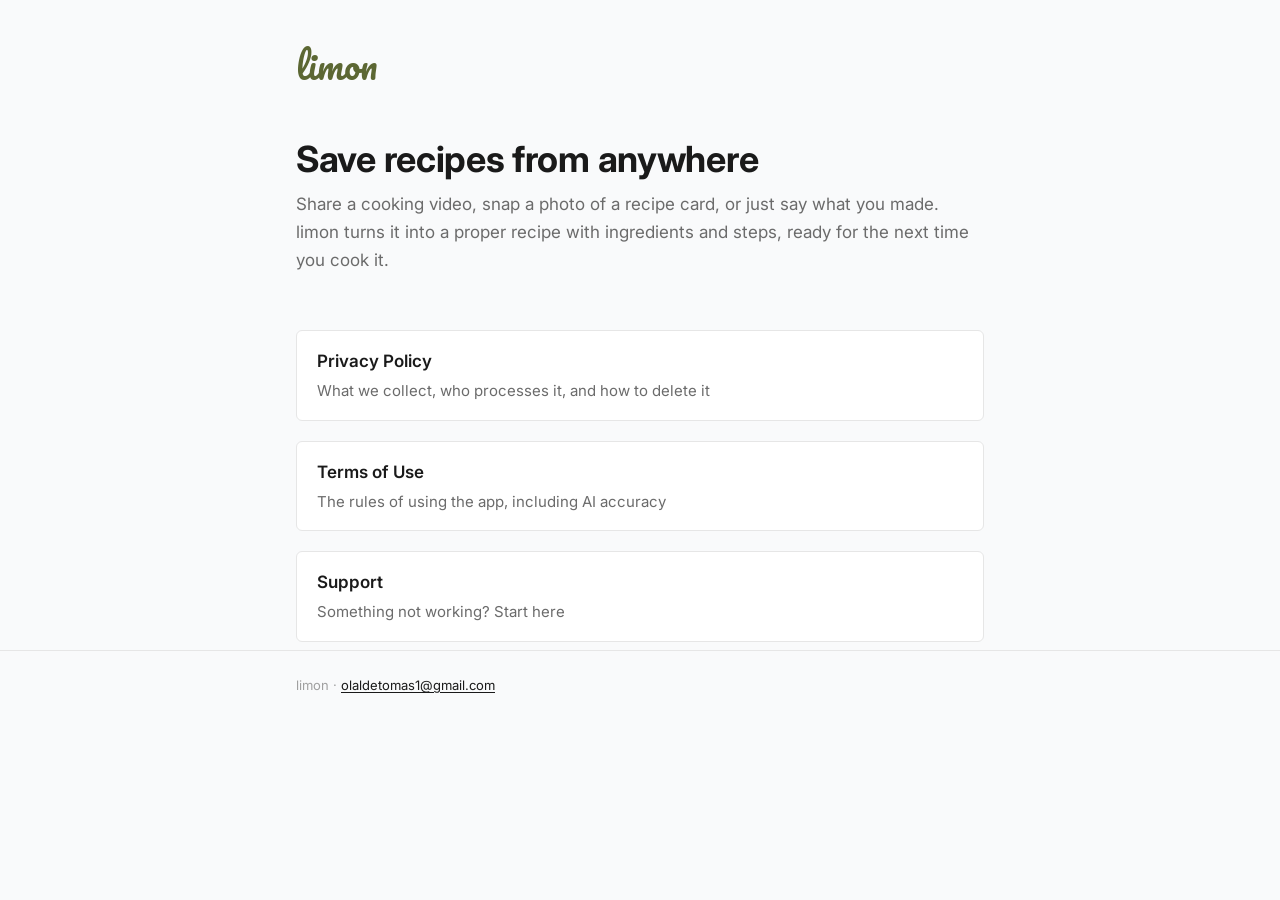
<file: index.html>
<!doctype html>
<html lang="en">
  <head>
    <meta charset="utf-8" />
    <meta name="viewport" content="width=device-width, initial-scale=1.0" />
    <title>limon — save recipes from anywhere</title>
    <meta
      name="description"
      content="limon turns videos, photos and voice notes into recipes you can actually cook from. Privacy policy, terms and support."
    />
    <link
      href="https://fonts.googleapis.com/css2?family=Inter:wght@400;600;700&family=Pacifico&display=swap"
      rel="stylesheet"
    />
    <link rel="stylesheet" href="style.css" />
  </head>
  <body>
    <header class="site-header">
      <div class="container">
        <span class="wordmark">limon</span>
      </div>
    </header>

    <main class="container">
      <section class="hero">
        <h1>Save recipes from anywhere</h1>
        <p class="lead">
          Share a cooking video, snap a photo of a recipe card, or just say what
          you made. limon turns it into a proper recipe with ingredients and
          steps, ready for the next time you cook it.
        </p>
      </section>

      <section>
        <ul class="link-list">
          <li>
            <a href="privacy.html">
              Privacy Policy
              <span>What we collect, who processes it, and how to delete it</span>
            </a>
          </li>
          <li>
            <a href="terms.html">
              Terms of Use
              <span>The rules of using the app, including AI accuracy</span>
            </a>
          </li>
          <li>
            <a href="support.html">
              Support
              <span>Something not working? Start here</span>
            </a>
          </li>
        </ul>
      </section>
    </main>

    <footer class="site-footer">
      <div class="container">
        limon ·
        <a href="mailto:olaldetomas1@gmail.com">olaldetomas1@gmail.com</a>
      </div>
    </footer>
  </body>
</html>
</file>
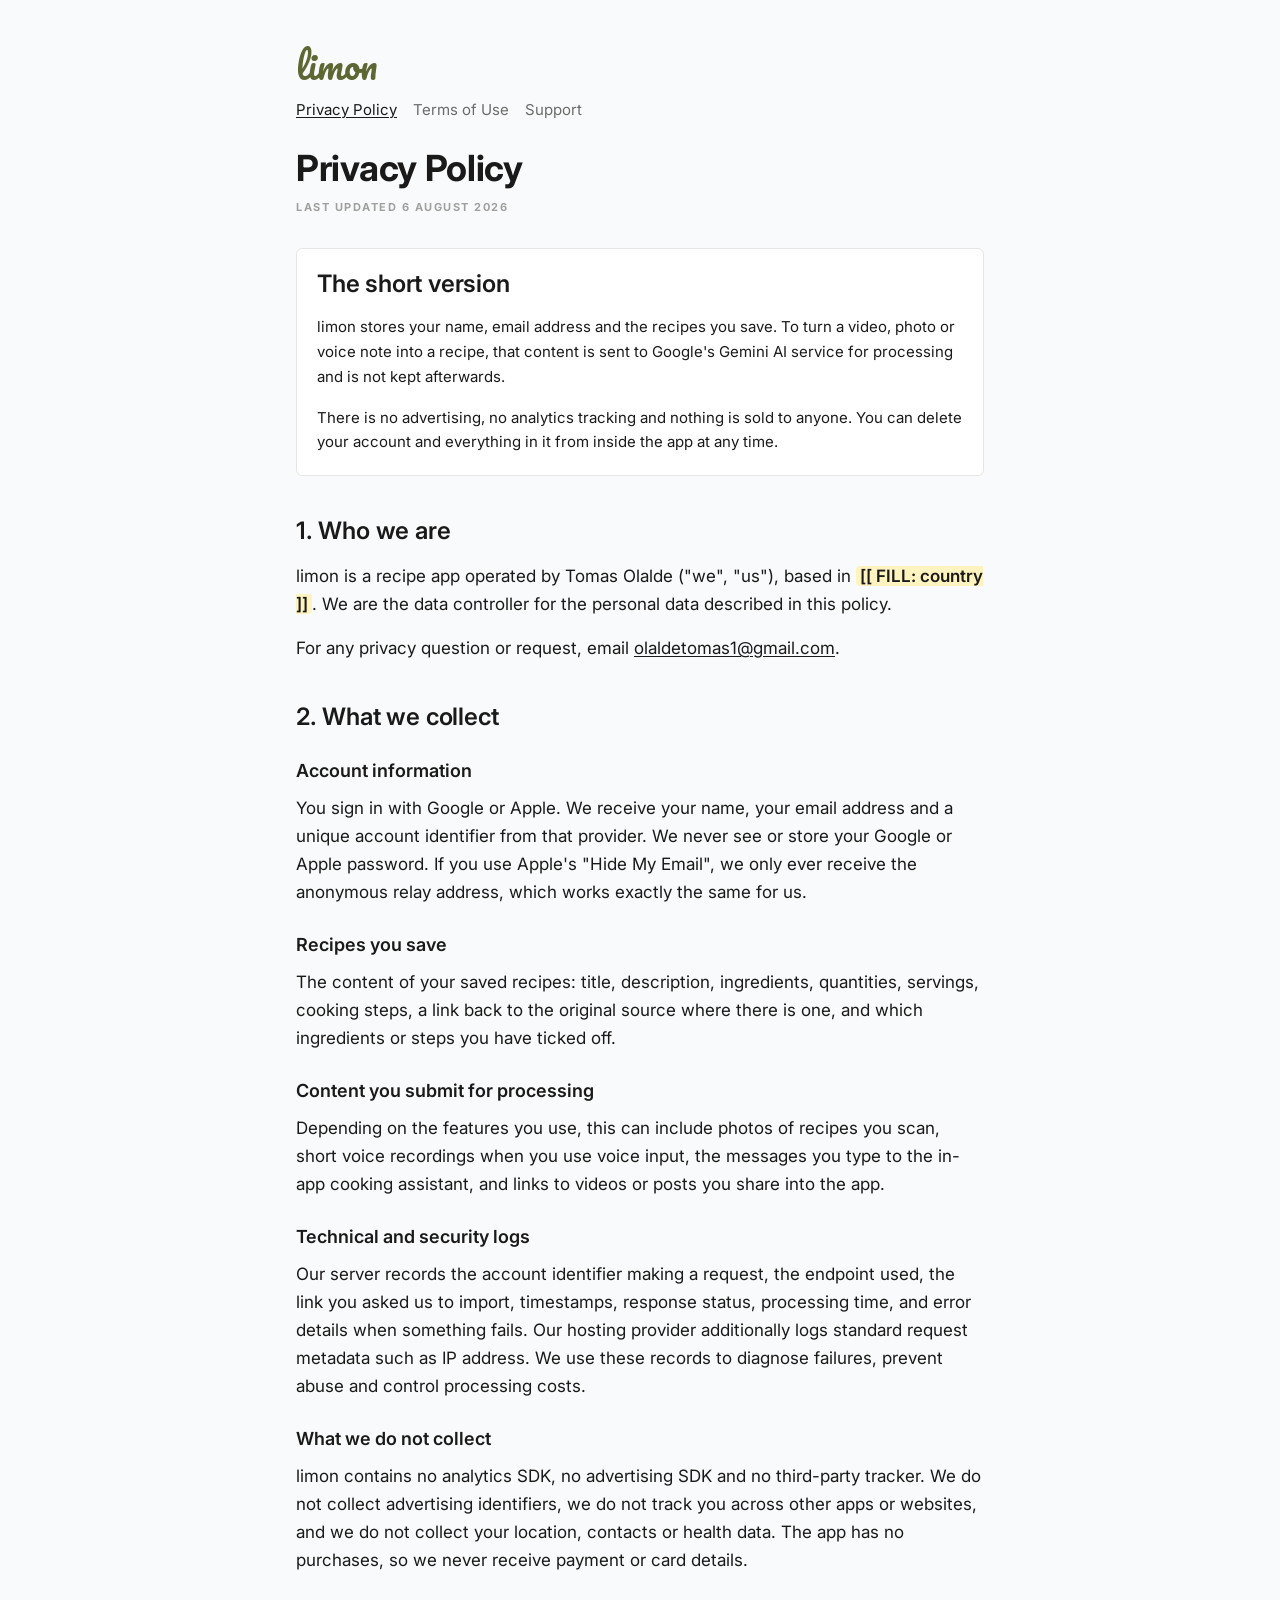
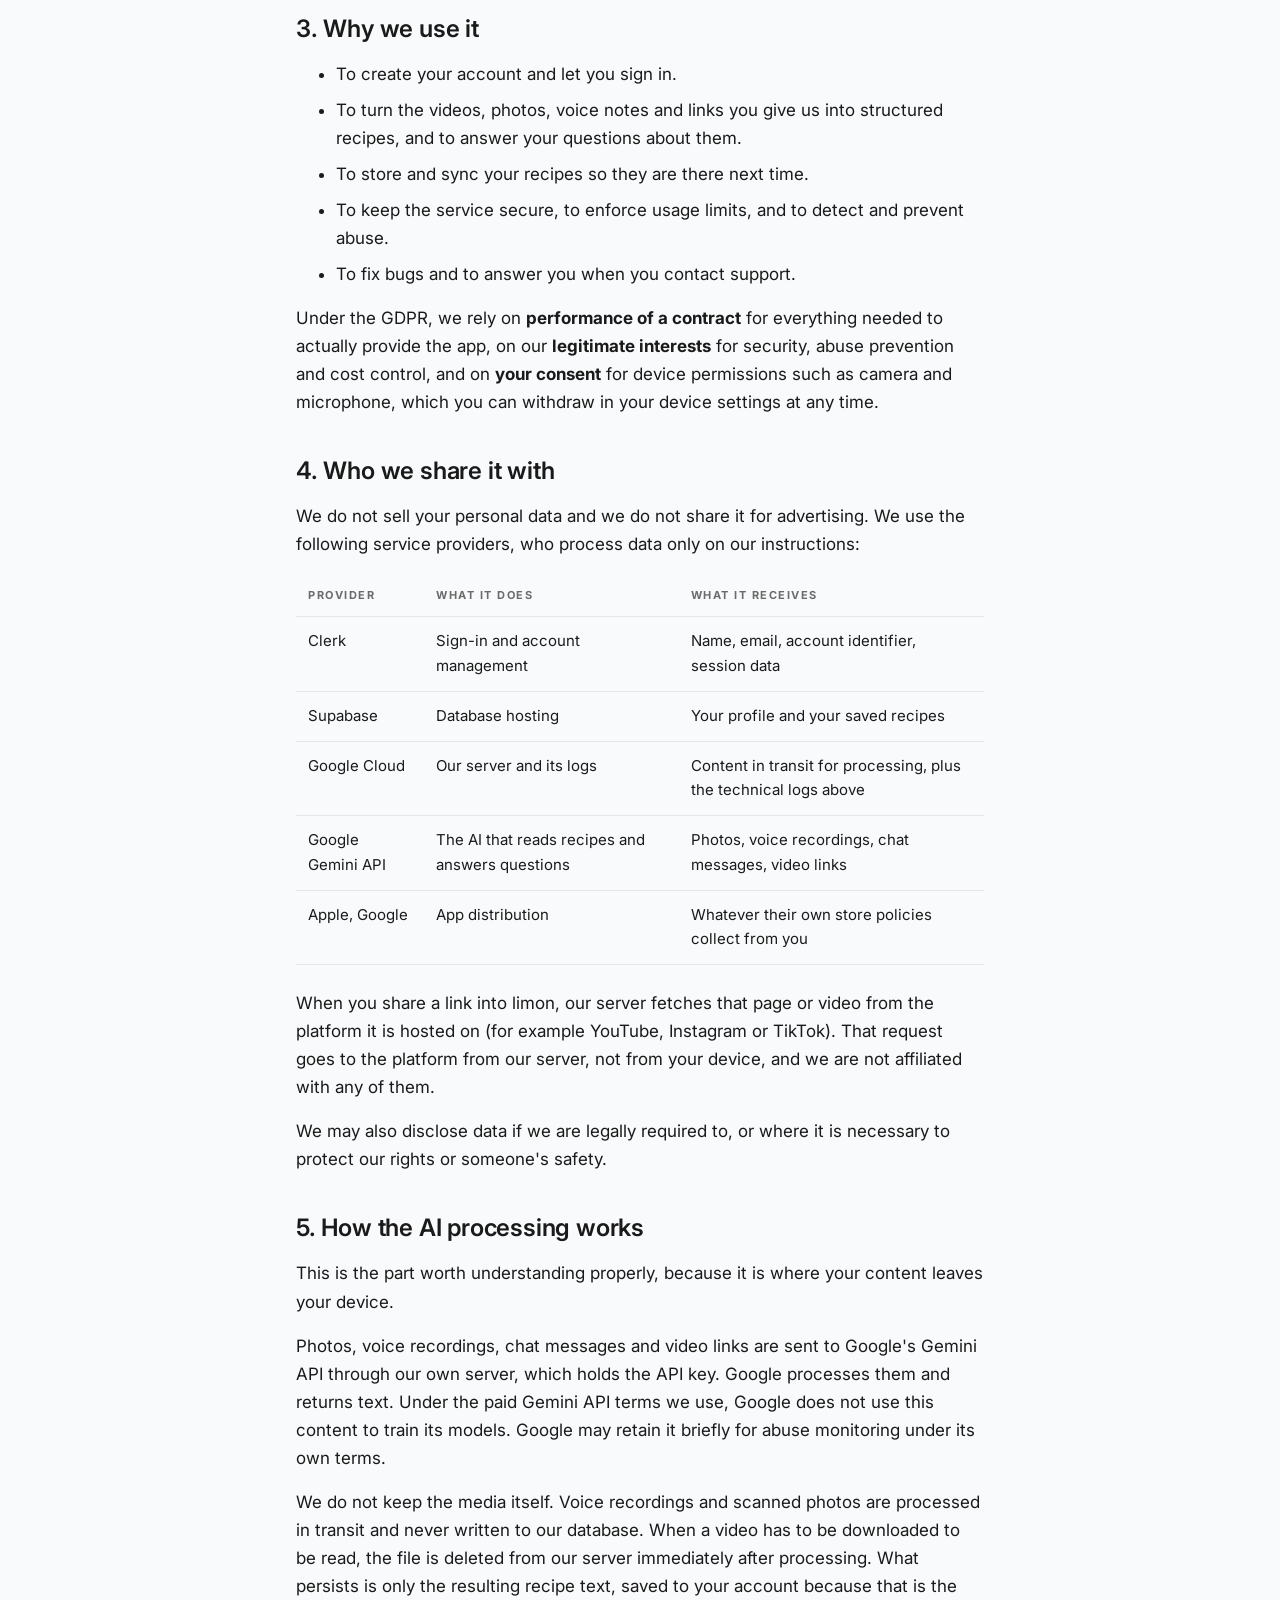
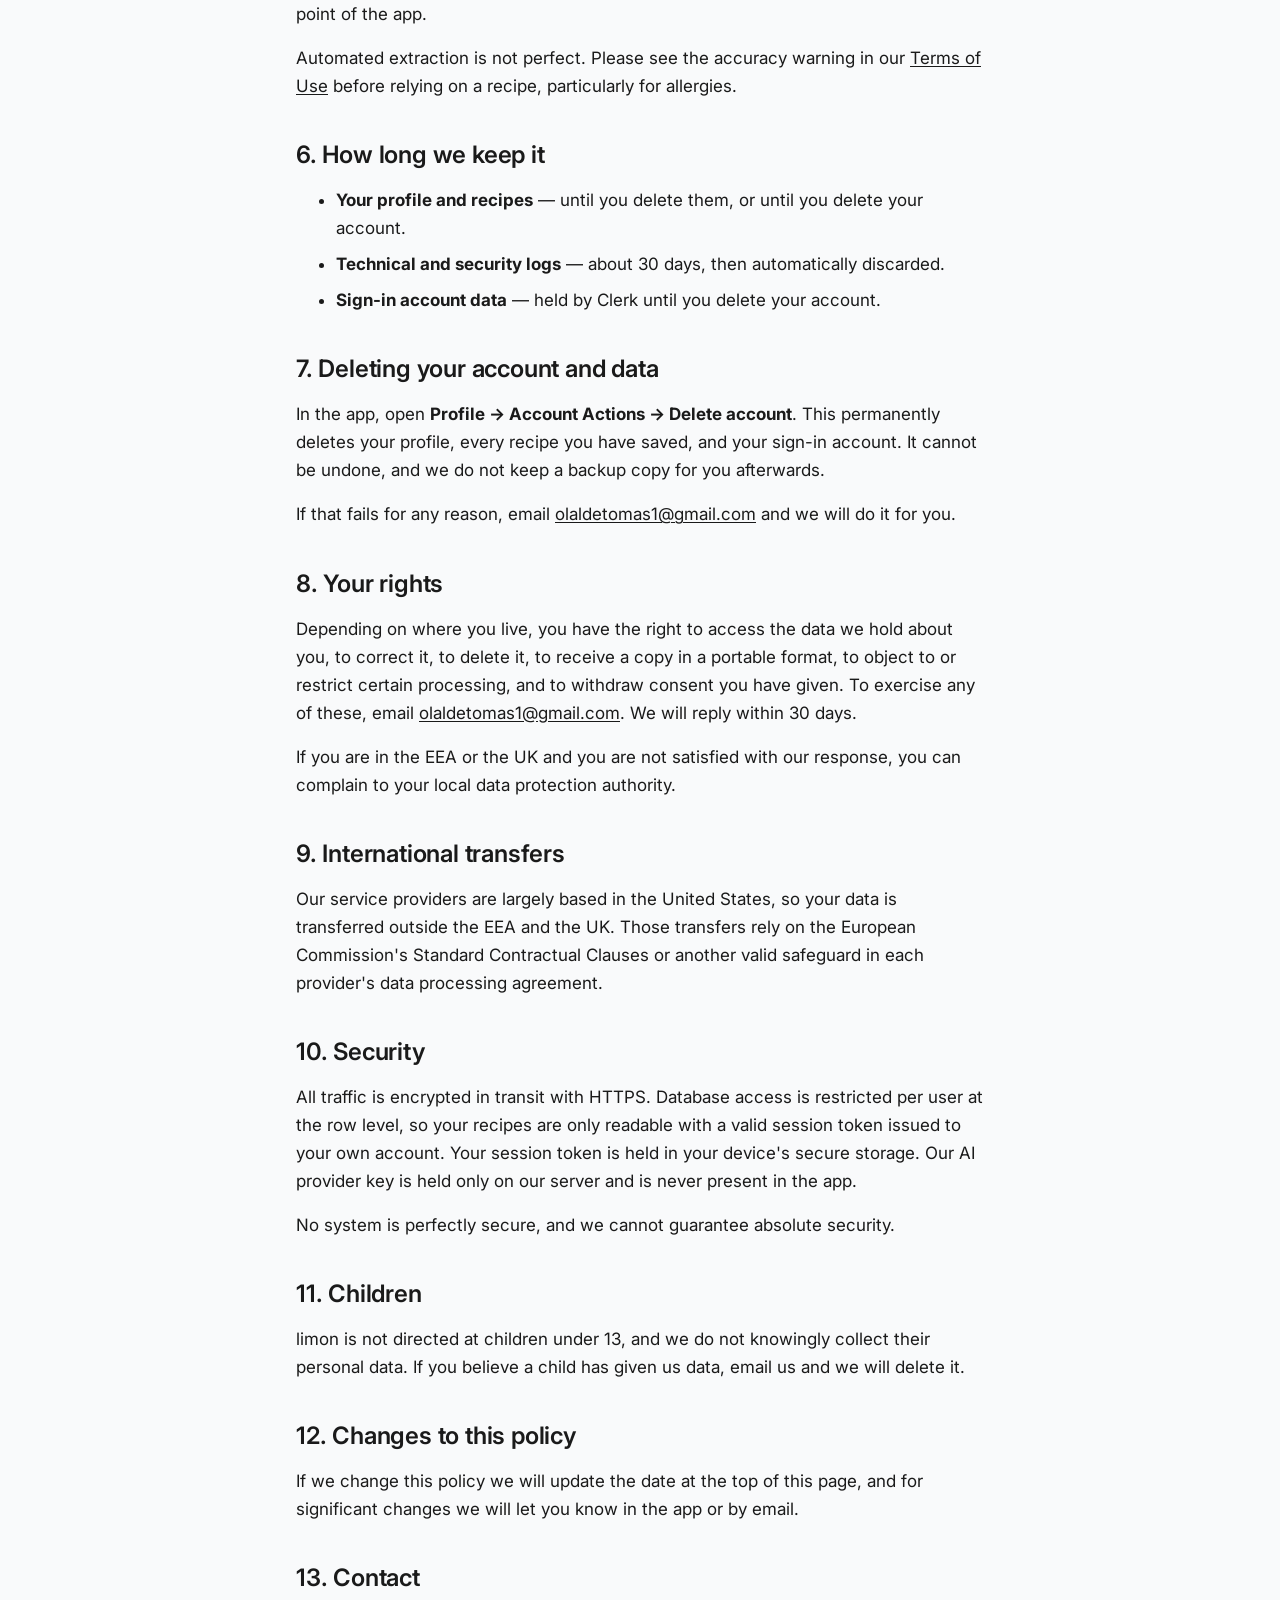
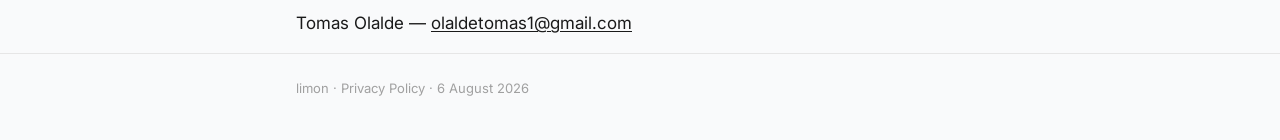
<file: privacy.html>
<!doctype html>
<html lang="en">
  <head>
    <meta charset="utf-8" />
    <meta name="viewport" content="width=device-width, initial-scale=1.0" />
    <title>Privacy Policy — limon</title>
    <meta
      name="description"
      content="How the limon recipe app collects, uses, shares and deletes your personal data."
    />
    <link
      href="https://fonts.googleapis.com/css2?family=Inter:wght@400;600;700&family=Pacifico&display=swap"
      rel="stylesheet"
    />
    <link rel="stylesheet" href="style.css" />
  </head>
  <body>
    <header class="site-header">
      <div class="container">
        <a class="wordmark" href="index.html">limon</a>
        <nav class="site-nav">
          <a href="privacy.html" aria-current="page">Privacy Policy</a>
          <a href="terms.html">Terms of Use</a>
          <a href="support.html">Support</a>
        </nav>
      </div>
    </header>

    <main class="container">
      <h1>Privacy Policy</h1>
      <span class="updated">Last updated 6 August 2026</span>

      <div class="card summary">
        <h2>The short version</h2>
        <p>
          limon stores your name, email address and the recipes you save. To turn
          a video, photo or voice note into a recipe, that content is sent to
          Google's Gemini AI service for processing and is not kept afterwards.
        </p>
        <p>
          There is no advertising, no analytics tracking and nothing is sold to
          anyone. You can delete your account and everything in it from inside
          the app at any time.
        </p>
      </div>

      <h2>1. Who we are</h2>
      <p>
        limon is a recipe app operated by Tomas Olalde ("we", "us"), based in
        <span class="fill">[[ FILL: country ]]</span>. We are the data
        controller for the personal data described in this policy.
      </p>
      <p>
        For any privacy question or request, email
        <a href="mailto:olaldetomas1@gmail.com">olaldetomas1@gmail.com</a>.
      </p>

      <h2>2. What we collect</h2>

      <h3>Account information</h3>
      <p>
        You sign in with Google or Apple. We receive your name, your email
        address and a unique account identifier from that provider. We never see
        or store your Google or Apple password. If you use Apple's "Hide My
        Email", we only ever receive the anonymous relay address, which works
        exactly the same for us.
      </p>

      <h3>Recipes you save</h3>
      <p>
        The content of your saved recipes: title, description, ingredients,
        quantities, servings, cooking steps, a link back to the original source
        where there is one, and which ingredients or steps you have ticked off.
      </p>

      <h3>Content you submit for processing</h3>
      <p>
        Depending on the features you use, this can include photos of recipes you
        scan, short voice recordings when you use voice input, the messages you
        type to the in-app cooking assistant, and links to videos or posts you
        share into the app.
      </p>

      <h3>Technical and security logs</h3>
      <p>
        Our server records the account identifier making a request, the endpoint
        used, the link you asked us to import, timestamps, response status,
        processing time, and error details when something fails. Our hosting
        provider additionally logs standard request metadata such as IP address.
        We use these records to diagnose failures, prevent abuse and control
        processing costs.
      </p>

      <h3>What we do not collect</h3>
      <p>
        limon contains no analytics SDK, no advertising SDK and no third-party
        tracker. We do not collect advertising identifiers, we do not track you
        across other apps or websites, and we do not collect your location,
        contacts or health data. The app has no purchases, so we never receive
        payment or card details.
      </p>

      <h2>3. Why we use it</h2>
      <ul>
        <li>To create your account and let you sign in.</li>
        <li>
          To turn the videos, photos, voice notes and links you give us into
          structured recipes, and to answer your questions about them.
        </li>
        <li>To store and sync your recipes so they are there next time.</li>
        <li>
          To keep the service secure, to enforce usage limits, and to detect and
          prevent abuse.
        </li>
        <li>To fix bugs and to answer you when you contact support.</li>
      </ul>
      <p>
        Under the GDPR, we rely on <strong>performance of a contract</strong> for
        everything needed to actually provide the app, on our
        <strong>legitimate interests</strong> for security, abuse prevention and
        cost control, and on <strong>your consent</strong> for device permissions
        such as camera and microphone, which you can withdraw in your device
        settings at any time.
      </p>

      <h2>4. Who we share it with</h2>
      <p>
        We do not sell your personal data and we do not share it for advertising.
        We use the following service providers, who process data only on our
        instructions:
      </p>

      <table class="data-table">
        <thead>
          <tr>
            <th scope="col">Provider</th>
            <th scope="col">What it does</th>
            <th scope="col">What it receives</th>
          </tr>
        </thead>
        <tbody>
          <tr>
            <td>Clerk</td>
            <td>Sign-in and account management</td>
            <td>Name, email, account identifier, session data</td>
          </tr>
          <tr>
            <td>Supabase</td>
            <td>Database hosting</td>
            <td>Your profile and your saved recipes</td>
          </tr>
          <tr>
            <td>Google Cloud</td>
            <td>Our server and its logs</td>
            <td>
              Content in transit for processing, plus the technical logs above
            </td>
          </tr>
          <tr>
            <td>Google Gemini API</td>
            <td>The AI that reads recipes and answers questions</td>
            <td>Photos, voice recordings, chat messages, video links</td>
          </tr>
          <tr>
            <td>Apple, Google</td>
            <td>App distribution</td>
            <td>Whatever their own store policies collect from you</td>
          </tr>
        </tbody>
      </table>

      <p>
        When you share a link into limon, our server fetches that page or video
        from the platform it is hosted on (for example YouTube, Instagram or
        TikTok). That request goes to the platform from our server, not from your
        device, and we are not affiliated with any of them.
      </p>
      <p>
        We may also disclose data if we are legally required to, or where it is
        necessary to protect our rights or someone's safety.
      </p>

      <h2>5. How the AI processing works</h2>
      <p>
        This is the part worth understanding properly, because it is where your
        content leaves your device.
      </p>
      <p>
        Photos, voice recordings, chat messages and video links are sent to
        Google's Gemini API through our own server, which holds the API key.
        Google processes them and returns text. Under the paid Gemini API terms
        we use, Google does not use this content to train its models. Google may
        retain it briefly for abuse monitoring under its own terms.
      </p>
      <p>
        We do not keep the media itself. Voice recordings and scanned photos are
        processed in transit and never written to our database. When a video has
        to be downloaded to be read, the file is deleted from our server
        immediately after processing. What persists is only the resulting recipe
        text, saved to your account because that is the point of the app.
      </p>
      <p>
        Automated extraction is not perfect. Please see the accuracy warning in
        our <a href="terms.html">Terms of Use</a> before relying on a recipe,
        particularly for allergies.
      </p>

      <h2>6. How long we keep it</h2>
      <ul>
        <li>
          <strong>Your profile and recipes</strong> — until you delete them, or
          until you delete your account.
        </li>
        <li>
          <strong>Technical and security logs</strong> — about 30 days, then
          automatically discarded.
        </li>
        <li>
          <strong>Sign-in account data</strong> — held by Clerk until you delete
          your account.
        </li>
      </ul>

      <h2>7. Deleting your account and data</h2>
      <p>
        In the app, open <strong>Profile → Account Actions → Delete account</strong>.
        This permanently deletes your profile, every recipe you have saved, and
        your sign-in account. It cannot be undone, and we do not keep a backup
        copy for you afterwards.
      </p>
      <p>
        If that fails for any reason, email
        <a href="mailto:olaldetomas1@gmail.com">olaldetomas1@gmail.com</a> and we will do
        it for you.
      </p>

      <h2>8. Your rights</h2>
      <p>
        Depending on where you live, you have the right to access the data we
        hold about you, to correct it, to delete it, to receive a copy in a
        portable format, to object to or restrict certain processing, and to
        withdraw consent you have given. To exercise any of these, email
        <a href="mailto:olaldetomas1@gmail.com">olaldetomas1@gmail.com</a>. We will reply
        within 30 days.
      </p>
      <p>
        If you are in the EEA or the UK and you are not satisfied with our
        response, you can complain to your local data protection authority.
      </p>

      <h2>9. International transfers</h2>
      <p>
        Our service providers are largely based in the United States, so your
        data is transferred outside the EEA and the UK. Those transfers rely on
        the European Commission's Standard Contractual Clauses or another valid
        safeguard in each provider's data processing agreement.
      </p>

      <h2>10. Security</h2>
      <p>
        All traffic is encrypted in transit with HTTPS. Database access is
        restricted per user at the row level, so your recipes are only readable
        with a valid session token issued to your own account. Your session token
        is held in your device's secure storage. Our AI provider key is held only
        on our server and is never present in the app.
      </p>
      <p>
        No system is perfectly secure, and we cannot guarantee absolute security.
      </p>

      <h2>11. Children</h2>
      <p>
        limon is not directed at children under 13, and we do not knowingly
        collect their personal data. If you believe a child has given us data,
        email us and we will delete it.
      </p>

      <h2>12. Changes to this policy</h2>
      <p>
        If we change this policy we will update the date at the top of this page,
        and for significant changes we will let you know in the app or by email.
      </p>

      <h2>13. Contact</h2>
      <p>
        Tomas Olalde —
        <a href="mailto:olaldetomas1@gmail.com">olaldetomas1@gmail.com</a>
      </p>
    </main>

    <footer class="site-footer">
      <div class="container">limon · Privacy Policy · 6 August 2026</div>
    </footer>
  </body>
</html>
</file>
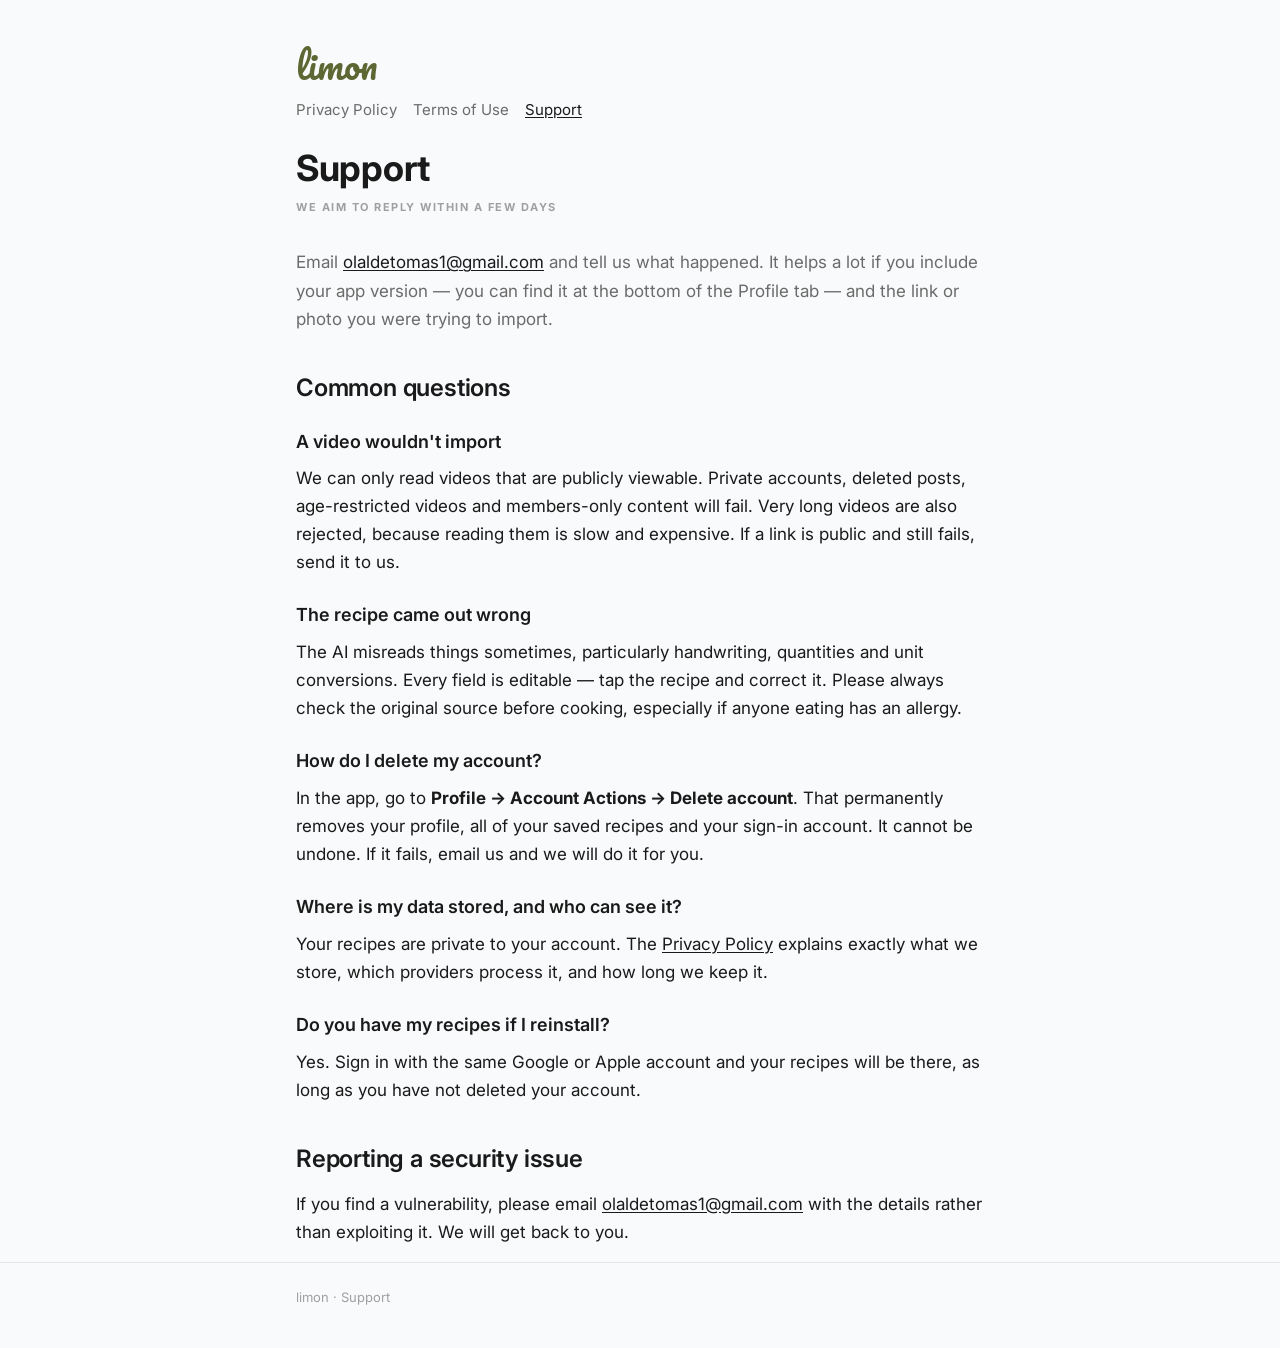
<file: support.html>
<!doctype html>
<html lang="en">
  <head>
    <meta charset="utf-8" />
    <meta name="viewport" content="width=device-width, initial-scale=1.0" />
    <title>Support — limon</title>
    <meta
      name="description"
      content="Get help with the limon recipe app, or ask us to delete your account."
    />
    <link
      href="https://fonts.googleapis.com/css2?family=Inter:wght@400;600;700&family=Pacifico&display=swap"
      rel="stylesheet"
    />
    <link rel="stylesheet" href="style.css" />
  </head>
  <body>
    <header class="site-header">
      <div class="container">
        <a class="wordmark" href="index.html">limon</a>
        <nav class="site-nav">
          <a href="privacy.html">Privacy Policy</a>
          <a href="terms.html">Terms of Use</a>
          <a href="support.html" aria-current="page">Support</a>
        </nav>
      </div>
    </header>

    <main class="container">
      <h1>Support</h1>
      <span class="updated">We aim to reply within a few days</span>

      <p class="lead">
        Email <a href="mailto:olaldetomas1@gmail.com">olaldetomas1@gmail.com</a> and tell us
        what happened. It helps a lot if you include your app version — you can
        find it at the bottom of the Profile tab — and the link or photo you were
        trying to import.
      </p>

      <h2>Common questions</h2>

      <h3>A video wouldn't import</h3>
      <p>
        We can only read videos that are publicly viewable. Private accounts,
        deleted posts, age-restricted videos and members-only content will fail.
        Very long videos are also rejected, because reading them is slow and
        expensive. If a link is public and still fails, send it to us.
      </p>

      <h3>The recipe came out wrong</h3>
      <p>
        The AI misreads things sometimes, particularly handwriting, quantities and
        unit conversions. Every field is editable — tap the recipe and correct it.
        Please always check the original source before cooking, especially if
        anyone eating has an allergy.
      </p>

      <h3>How do I delete my account?</h3>
      <p>
        In the app, go to <strong>Profile → Account Actions → Delete account</strong>.
        That permanently removes your profile, all of your saved recipes and your
        sign-in account. It cannot be undone. If it fails, email us and we will do
        it for you.
      </p>

      <h3>Where is my data stored, and who can see it?</h3>
      <p>
        Your recipes are private to your account. The
        <a href="privacy.html">Privacy Policy</a> explains exactly what we store,
        which providers process it, and how long we keep it.
      </p>

      <h3>Do you have my recipes if I reinstall?</h3>
      <p>
        Yes. Sign in with the same Google or Apple account and your recipes will
        be there, as long as you have not deleted your account.
      </p>

      <h2>Reporting a security issue</h2>
      <p>
        If you find a vulnerability, please email
        <a href="mailto:olaldetomas1@gmail.com">olaldetomas1@gmail.com</a> with the details
        rather than exploiting it. We will get back to you.
      </p>
    </main>

    <footer class="site-footer">
      <div class="container">limon · Support</div>
    </footer>
  </body>
</html>
</file>
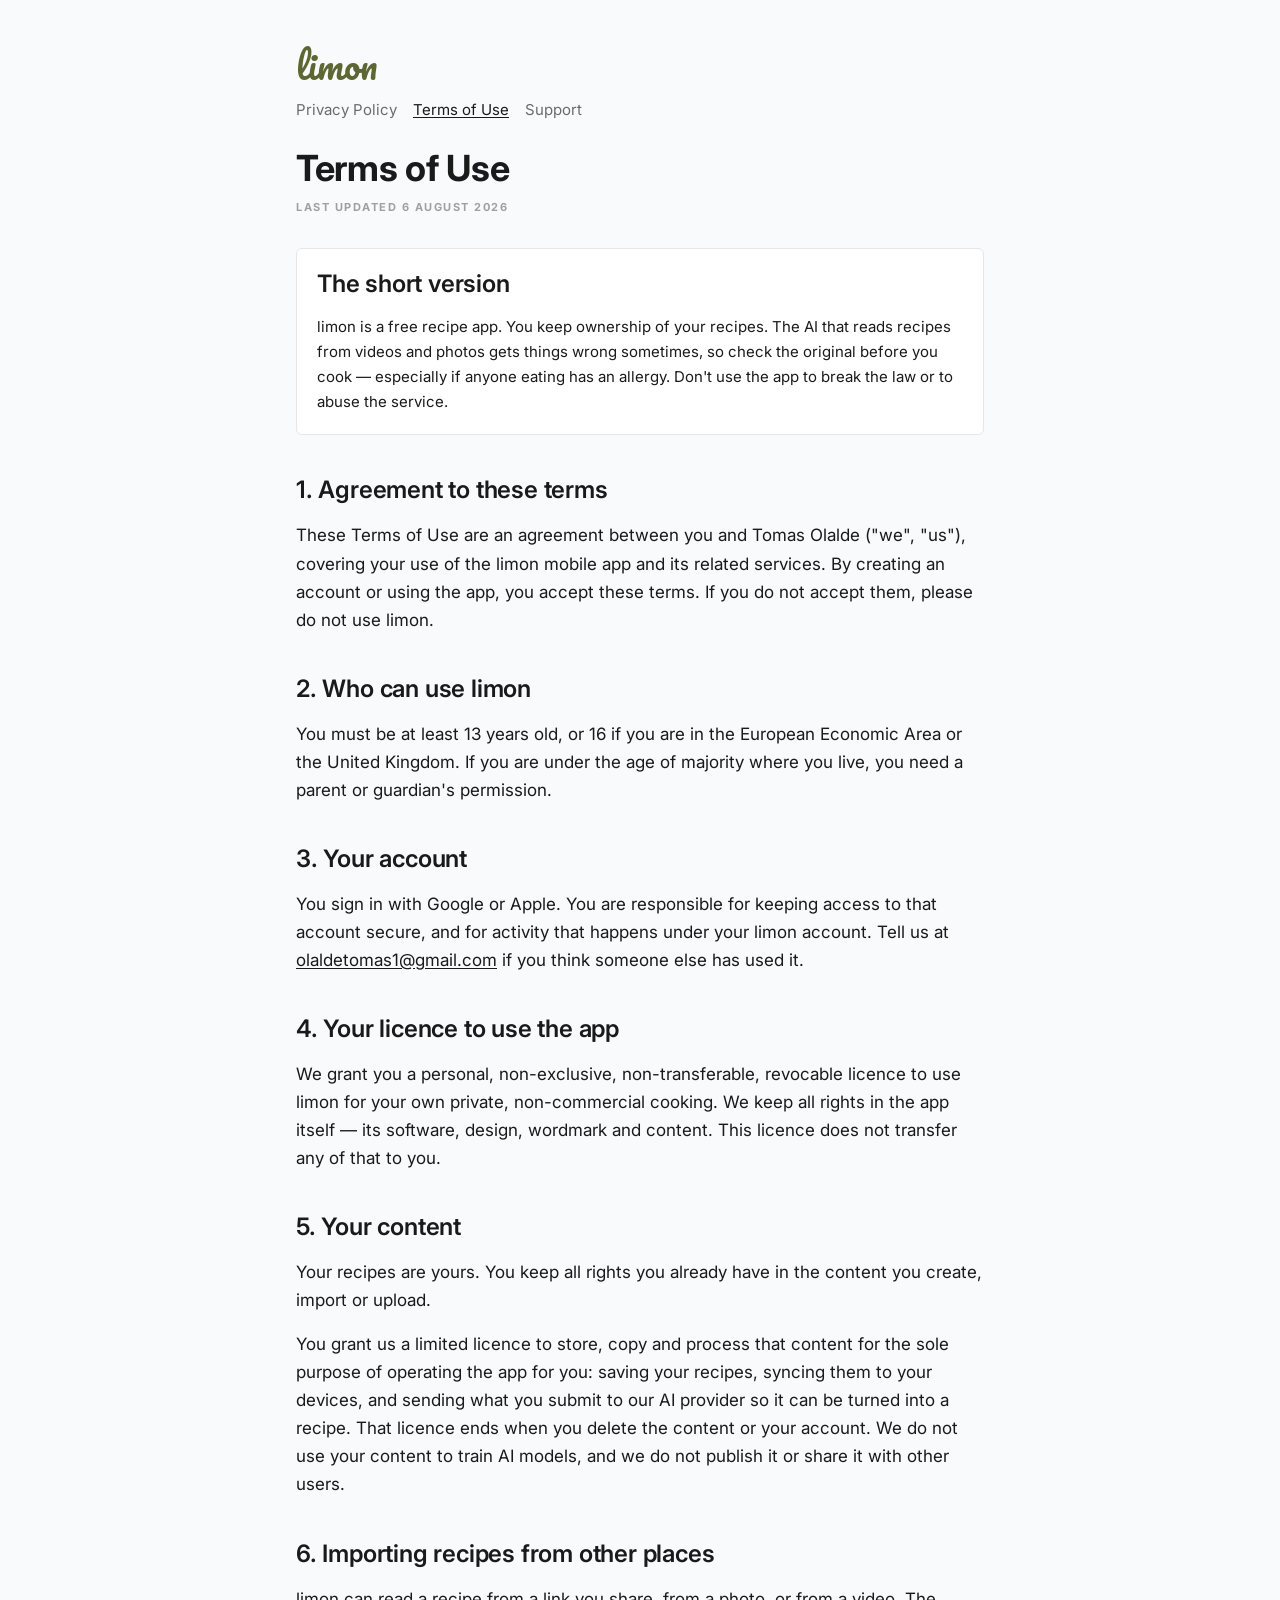
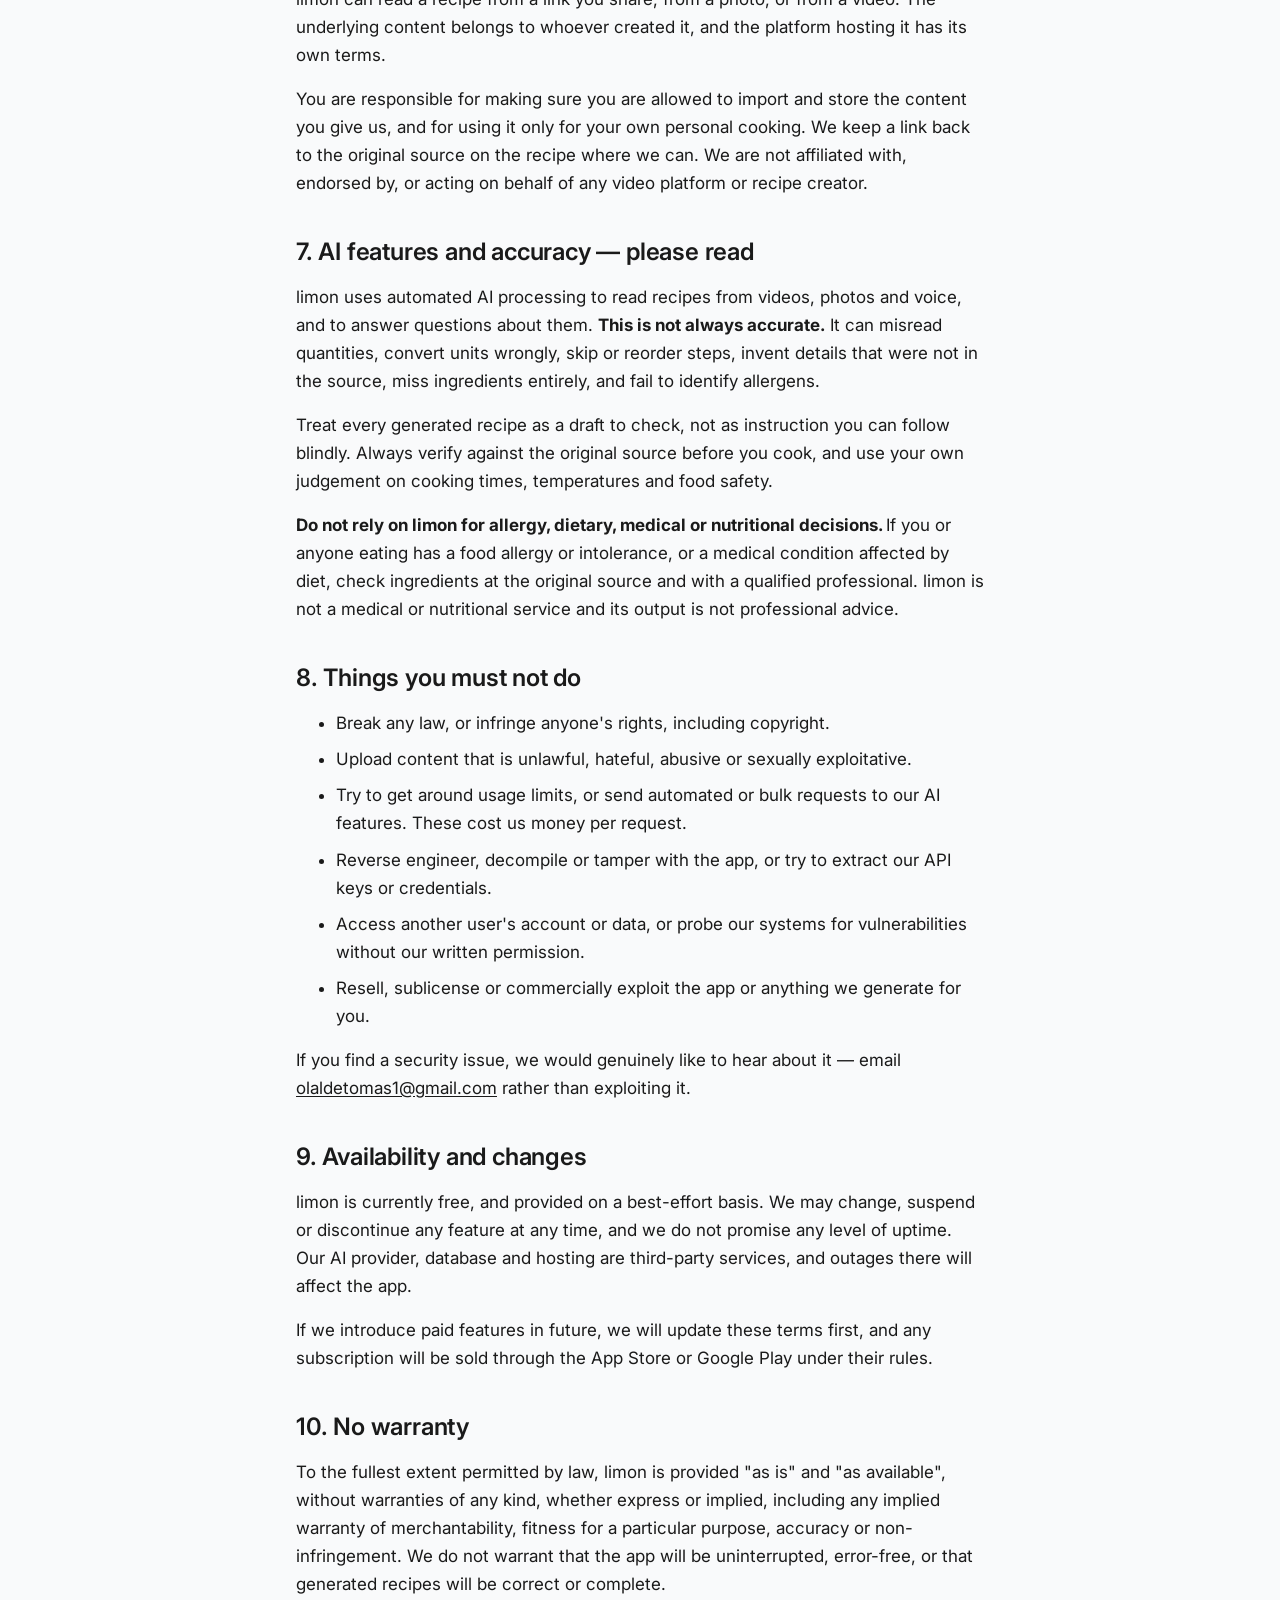
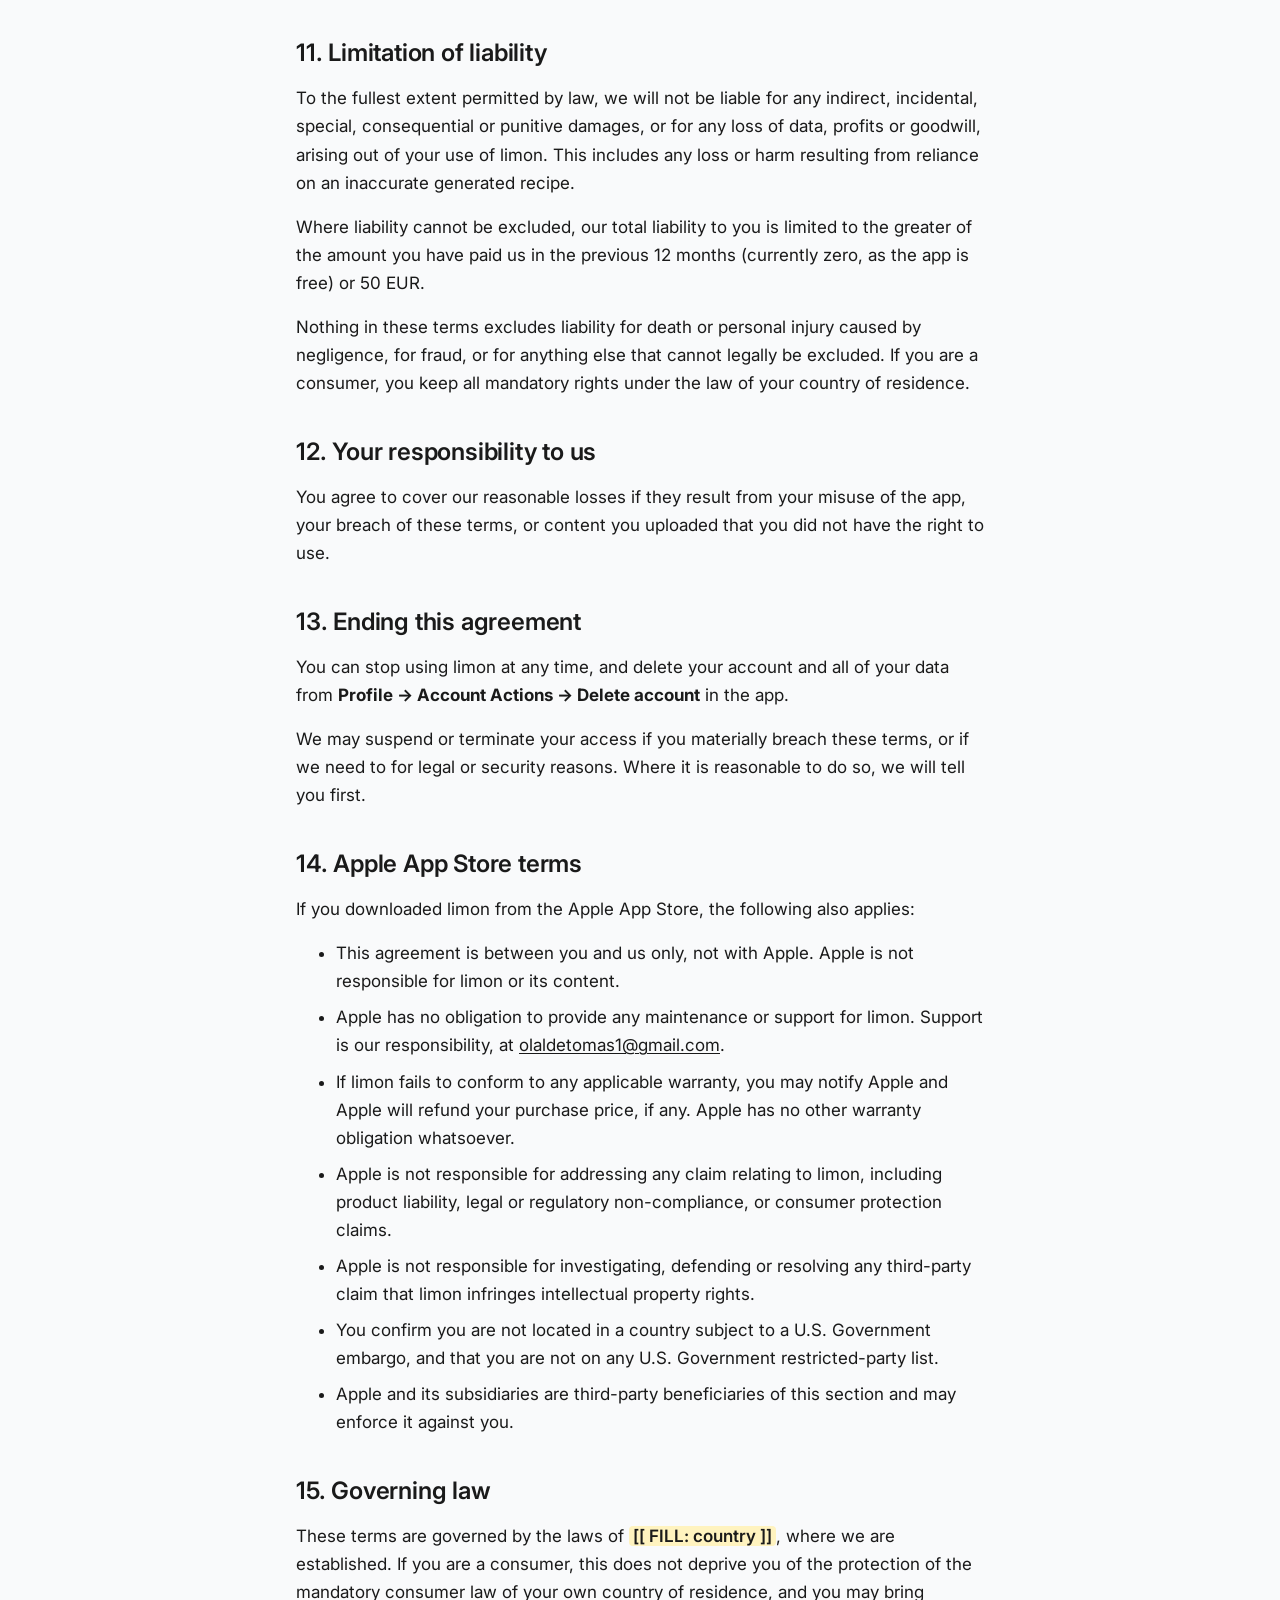
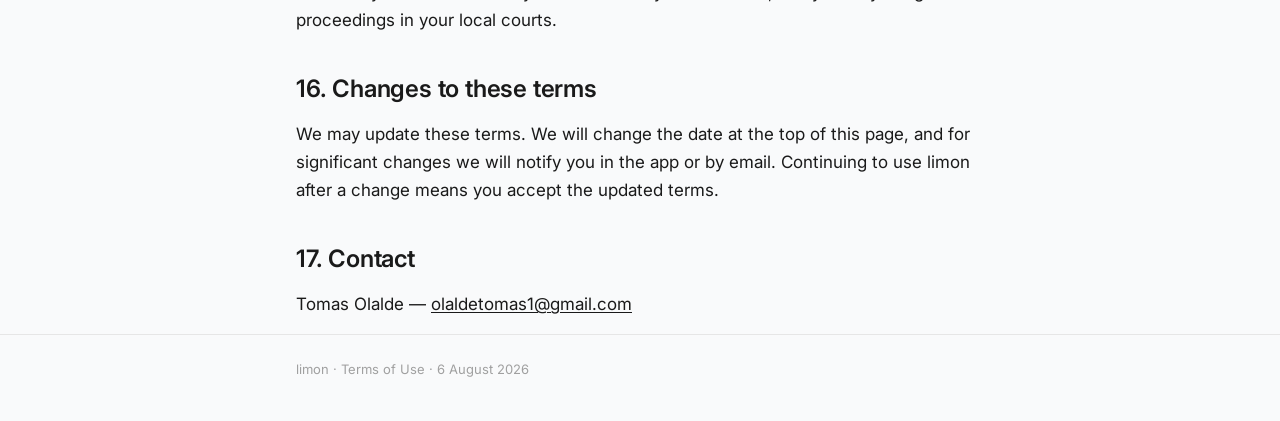
<file: terms.html>
<!doctype html>
<html lang="en">
  <head>
    <meta charset="utf-8" />
    <meta name="viewport" content="width=device-width, initial-scale=1.0" />
    <title>Terms of Use — limon</title>
    <meta
      name="description"
      content="The terms that apply when you use the limon recipe app."
    />
    <link
      href="https://fonts.googleapis.com/css2?family=Inter:wght@400;600;700&family=Pacifico&display=swap"
      rel="stylesheet"
    />
    <link rel="stylesheet" href="style.css" />
  </head>
  <body>
    <header class="site-header">
      <div class="container">
        <a class="wordmark" href="index.html">limon</a>
        <nav class="site-nav">
          <a href="privacy.html">Privacy Policy</a>
          <a href="terms.html" aria-current="page">Terms of Use</a>
          <a href="support.html">Support</a>
        </nav>
      </div>
    </header>

    <main class="container">
      <h1>Terms of Use</h1>
      <span class="updated">Last updated 6 August 2026</span>

      <div class="card summary">
        <h2>The short version</h2>
        <p>
          limon is a free recipe app. You keep ownership of your recipes. The AI
          that reads recipes from videos and photos gets things wrong sometimes,
          so check the original before you cook — especially if anyone eating has
          an allergy. Don't use the app to break the law or to abuse the service.
        </p>
      </div>

      <h2>1. Agreement to these terms</h2>
      <p>
        These Terms of Use are an agreement between you and
        Tomas Olalde ("we", "us"), covering your use of the limon mobile app and
        its related
        services. By creating an account or using the app, you accept these
        terms. If you do not accept them, please do not use limon.
      </p>

      <h2>2. Who can use limon</h2>
      <p>
        You must be at least 13 years old, or 16 if you are in the European
        Economic Area or the United Kingdom. If you are under the age of majority
        where you live, you need a parent or guardian's permission.
      </p>

      <h2>3. Your account</h2>
      <p>
        You sign in with Google or Apple. You are responsible for keeping access
        to that account secure, and for activity that happens under your limon
        account. Tell us at
        <a href="mailto:olaldetomas1@gmail.com">olaldetomas1@gmail.com</a> if you think
        someone else has used it.
      </p>

      <h2>4. Your licence to use the app</h2>
      <p>
        We grant you a personal, non-exclusive, non-transferable, revocable
        licence to use limon for your own private, non-commercial cooking. We keep
        all rights in the app itself — its software, design, wordmark and
        content. This licence does not transfer any of that to you.
      </p>

      <h2>5. Your content</h2>
      <p>
        Your recipes are yours. You keep all rights you already have in the
        content you create, import or upload.
      </p>
      <p>
        You grant us a limited licence to store, copy and process that content
        for the sole purpose of operating the app for you: saving your recipes,
        syncing them to your devices, and sending what you submit to our AI
        provider so it can be turned into a recipe. That licence ends when you
        delete the content or your account. We do not use your content to train
        AI models, and we do not publish it or share it with other users.
      </p>

      <h2>6. Importing recipes from other places</h2>
      <p>
        limon can read a recipe from a link you share, from a photo, or from a
        video. The underlying content belongs to whoever created it, and the
        platform hosting it has its own terms.
      </p>
      <p>
        You are responsible for making sure you are allowed to import and store
        the content you give us, and for using it only for your own personal
        cooking. We keep a link back to the original source on the recipe where
        we can. We are not affiliated with, endorsed by, or acting on behalf of
        any video platform or recipe creator.
      </p>

      <h2>7. AI features and accuracy — please read</h2>
      <p>
        limon uses automated AI processing to read recipes from videos, photos and
        voice, and to answer questions about them.
        <strong>This is not always accurate.</strong> It can misread quantities,
        convert units wrongly, skip or reorder steps, invent details that were
        not in the source, miss ingredients entirely, and fail to identify
        allergens.
      </p>
      <p>
        Treat every generated recipe as a draft to check, not as instruction you
        can follow blindly. Always verify against the original source before you
        cook, and use your own judgement on cooking times, temperatures and food
        safety.
      </p>
      <p>
        <strong>
          Do not rely on limon for allergy, dietary, medical or nutritional
          decisions.
        </strong>
        If you or anyone eating has a food allergy or intolerance, or a medical
        condition affected by diet, check ingredients at the original source and
        with a qualified professional. limon is not a medical or nutritional
        service and its output is not professional advice.
      </p>

      <h2>8. Things you must not do</h2>
      <ul>
        <li>Break any law, or infringe anyone's rights, including copyright.</li>
        <li>
          Upload content that is unlawful, hateful, abusive or sexually
          exploitative.
        </li>
        <li>
          Try to get around usage limits, or send automated or bulk requests to
          our AI features. These cost us money per request.
        </li>
        <li>
          Reverse engineer, decompile or tamper with the app, or try to extract
          our API keys or credentials.
        </li>
        <li>
          Access another user's account or data, or probe our systems for
          vulnerabilities without our written permission.
        </li>
        <li>
          Resell, sublicense or commercially exploit the app or anything we
          generate for you.
        </li>
      </ul>
      <p>
        If you find a security issue, we would genuinely like to hear about it —
        email <a href="mailto:olaldetomas1@gmail.com">olaldetomas1@gmail.com</a> rather
        than exploiting it.
      </p>

      <h2>9. Availability and changes</h2>
      <p>
        limon is currently free, and provided on a best-effort basis. We may
        change, suspend or discontinue any feature at any time, and we do not
        promise any level of uptime. Our AI provider, database and hosting are
        third-party services, and outages there will affect the app.
      </p>
      <p>
        If we introduce paid features in future, we will update these terms
        first, and any subscription will be sold through the App Store or Google
        Play under their rules.
      </p>

      <h2>10. No warranty</h2>
      <p>
        To the fullest extent permitted by law, limon is provided "as is" and "as
        available", without warranties of any kind, whether express or implied,
        including any implied warranty of merchantability, fitness for a
        particular purpose, accuracy or non-infringement. We do not warrant that
        the app will be uninterrupted, error-free, or that generated recipes will
        be correct or complete.
      </p>

      <h2>11. Limitation of liability</h2>
      <p>
        To the fullest extent permitted by law, we will not be liable for any
        indirect, incidental, special, consequential or punitive damages, or for
        any loss of data, profits or goodwill, arising out of your use of limon.
        This includes any loss or harm resulting from reliance on an inaccurate
        generated recipe.
      </p>
      <p>
        Where liability cannot be excluded, our total liability to you is limited
        to the greater of the amount you have paid us in the previous 12 months
        (currently zero, as the app is free) or 50 EUR.
      </p>
      <p>
        Nothing in these terms excludes liability for death or personal injury
        caused by negligence, for fraud, or for anything else that cannot legally
        be excluded. If you are a consumer, you keep all mandatory rights under
        the law of your country of residence.
      </p>

      <h2>12. Your responsibility to us</h2>
      <p>
        You agree to cover our reasonable losses if they result from your misuse
        of the app, your breach of these terms, or content you uploaded that you
        did not have the right to use.
      </p>

      <h2>13. Ending this agreement</h2>
      <p>
        You can stop using limon at any time, and delete your account and all of
        your data from
        <strong>Profile → Account Actions → Delete account</strong> in the app.
      </p>
      <p>
        We may suspend or terminate your access if you materially breach these
        terms, or if we need to for legal or security reasons. Where it is
        reasonable to do so, we will tell you first.
      </p>

      <h2>14. Apple App Store terms</h2>
      <p>
        If you downloaded limon from the Apple App Store, the following also
        applies:
      </p>
      <ul>
        <li>
          This agreement is between you and us only, not with Apple. Apple is not
          responsible for limon or its content.
        </li>
        <li>
          Apple has no obligation to provide any maintenance or support for
          limon. Support is our responsibility, at
          <a href="mailto:olaldetomas1@gmail.com">olaldetomas1@gmail.com</a>.
        </li>
        <li>
          If limon fails to conform to any applicable warranty, you may notify
          Apple and Apple will refund your purchase price, if any. Apple has no
          other warranty obligation whatsoever.
        </li>
        <li>
          Apple is not responsible for addressing any claim relating to limon,
          including product liability, legal or regulatory non-compliance, or
          consumer protection claims.
        </li>
        <li>
          Apple is not responsible for investigating, defending or resolving any
          third-party claim that limon infringes intellectual property rights.
        </li>
        <li>
          You confirm you are not located in a country subject to a U.S.
          Government embargo, and that you are not on any U.S. Government
          restricted-party list.
        </li>
        <li>
          Apple and its subsidiaries are third-party beneficiaries of this
          section and may enforce it against you.
        </li>
      </ul>

      <h2>15. Governing law</h2>
      <p>
        These terms are governed by the laws of
        <span class="fill">[[ FILL: country ]]</span>, where we are established.
        If you are a consumer, this does not deprive you of the protection of the
        mandatory consumer law of your own country of residence, and you may
        bring proceedings in your local courts.
      </p>

      <h2>16. Changes to these terms</h2>
      <p>
        We may update these terms. We will change the date at the top of this
        page, and for significant changes we will notify you in the app or by
        email. Continuing to use limon after a change means you accept the
        updated terms.
      </p>

      <h2>17. Contact</h2>
      <p>
        Tomas Olalde —
        <a href="mailto:olaldetomas1@gmail.com">olaldetomas1@gmail.com</a>
      </p>
    </main>

    <footer class="site-footer">
      <div class="container">limon · Terms of Use · 6 August 2026</div>
    </footer>
  </body>
</html>
</file>
<file: style.css>
:root {
  /* Palette mirrors limon's app theme (constants/theme.ts). Olive is reserved
     for the wordmark; everything else is monochrome. */
  --color-brand: #5c6733;
  --color-background: #f9fafb;
  --color-surface: #ffffff;
  --color-border: #e6e6e6;
  --color-text-primary: #1a1a1a;
  --color-text-secondary: #6b6b6b;
  --color-text-muted: #a0a0a0;
  --color-highlight: #fff3bf;

  --font-family: "Inter", -apple-system, BlinkMacSystemFont, "Segoe UI", Roboto,
    sans-serif;
  --font-family-brand: "Pacifico", var(--font-family);
  --font-size-h1: clamp(1.75rem, 4vw, 2.25rem);
  --font-size-h2: clamp(1.25rem, 3vw, 1.5rem);
  --font-size-h3: 1.125rem;
  --font-size-body-lg: 1.0625rem;
  --font-size-body: 0.9375rem;
  --font-size-sm: 0.8125rem;
  --font-size-label: 0.6875rem;

  --space-1: 4px;
  --space-2: 8px;
  --space-3: 12px;
  --space-4: 16px;
  --space-5: 20px;
  --space-6: 24px;
  --space-8: 32px;
  --space-10: 40px;
  --space-12: 48px;
  --space-16: 64px;

  --radius-sm: 4px;
  --radius-md: 6px;
  --radius-lg: 6px;
  --radius-full: 9999px;

  --measure: 46rem;
}

*,
*::before,
*::after {
  box-sizing: border-box;
}

body {
  margin: 0;
  background: var(--color-background);
  color: var(--color-text-primary);
  font-family: var(--font-family);
  font-size: var(--font-size-body-lg);
  line-height: 1.65;
  -webkit-text-size-adjust: 100%;
}

.container {
  max-width: var(--measure);
  margin: 0 auto;
  padding: 0 var(--space-6);
}

/* ---------------------------------------------------------------- header --- */

.site-header {
  padding: var(--space-10) 0 var(--space-6);
}

.wordmark {
  display: inline-block;
  font-family: var(--font-family-brand);
  font-size: 2.25rem;
  line-height: 1.4;
  color: var(--color-brand);
  text-decoration: none;
}

.site-nav {
  display: flex;
  flex-wrap: wrap;
  gap: var(--space-4);
  margin-top: var(--space-2);
  font-size: var(--font-size-body);
}

.site-nav a {
  color: var(--color-text-secondary);
  text-decoration: none;
  border-radius: var(--radius-sm);
}

.site-nav a:hover,
.site-nav a[aria-current="page"] {
  color: var(--color-text-primary);
  text-decoration: underline;
}

/* ------------------------------------------------------------------ text --- */

main {
  padding-bottom: var(--space-16);
}

h1 {
  font-size: var(--font-size-h1);
  font-weight: 700;
  letter-spacing: -0.3px;
  line-height: 1.2;
  margin: 0 0 var(--space-2);
}

h2 {
  font-size: var(--font-size-h2);
  font-weight: 600;
  letter-spacing: -0.2px;
  line-height: 1.25;
  margin: var(--space-10) 0 var(--space-4);
}

h3 {
  font-size: var(--font-size-h3);
  font-weight: 600;
  margin: var(--space-6) 0 var(--space-2);
}

p,
ul,
ol {
  margin: 0 0 var(--space-4);
}

li {
  margin-bottom: var(--space-2);
}

a {
  color: var(--color-text-primary);
  text-decoration: underline;
  text-underline-offset: 2px;
}

a:focus-visible,
.site-nav a:focus-visible {
  outline: 2px solid var(--color-brand);
  outline-offset: 2px;
}

.updated {
  display: block;
  font-size: var(--font-size-label);
  font-weight: 700;
  letter-spacing: 1.5px;
  text-transform: uppercase;
  color: var(--color-text-muted);
  margin-bottom: var(--space-8);
}

.lead {
  font-size: var(--font-size-body-lg);
  color: var(--color-text-secondary);
}

/* Placeholder that must be replaced before publishing. Deliberately loud. */
.fill {
  background: var(--color-highlight);
  padding: 0 var(--space-1);
  border-radius: var(--radius-sm);
  font-weight: 600;
}

/* ----------------------------------------------------------------- cards --- */

.card {
  background: var(--color-surface);
  border: 1px solid var(--color-border);
  border-radius: var(--radius-lg);
  padding: var(--space-5);
  margin-bottom: var(--space-6);
}

.card h2,
.card h3 {
  margin-top: 0;
}

.card > :last-child {
  margin-bottom: 0;
}

.summary {
  font-size: var(--font-size-body);
}

/* ----------------------------------------------------------------- table --- */

.data-table {
  width: 100%;
  border-collapse: collapse;
  font-size: var(--font-size-body);
  margin-bottom: var(--space-6);
}

.data-table th,
.data-table td {
  text-align: left;
  vertical-align: top;
  padding: var(--space-3);
  border-bottom: 1px solid var(--color-border);
}

.data-table th {
  font-size: var(--font-size-label);
  font-weight: 700;
  letter-spacing: 1.5px;
  text-transform: uppercase;
  color: var(--color-text-secondary);
}

/* ------------------------------------------------------------------ home --- */

.hero {
  padding: var(--space-6) 0 var(--space-10);
}

.link-list {
  display: grid;
  gap: var(--space-3);
  padding: 0;
  margin: 0;
  list-style: none;
}

.link-list a {
  display: block;
  background: var(--color-surface);
  border: 1px solid var(--color-border);
  border-radius: var(--radius-lg);
  padding: var(--space-4) var(--space-5);
  text-decoration: none;
  font-weight: 600;
  transition: border-color 0.15s ease;
}

.link-list a:hover {
  border-color: var(--color-text-muted);
}

.link-list span {
  display: block;
  font-size: var(--font-size-body);
  font-weight: 400;
  color: var(--color-text-secondary);
  margin-top: var(--space-1);
}

.site-footer {
  border-top: 1px solid var(--color-border);
  padding: var(--space-6) 0 var(--space-10);
  font-size: var(--font-size-sm);
  color: var(--color-text-muted);
}

@media (max-width: 600px) {
  .site-header {
    padding-top: var(--space-8);
  }

  .data-table th,
  .data-table td {
    padding: var(--space-2);
  }
}
</file>
